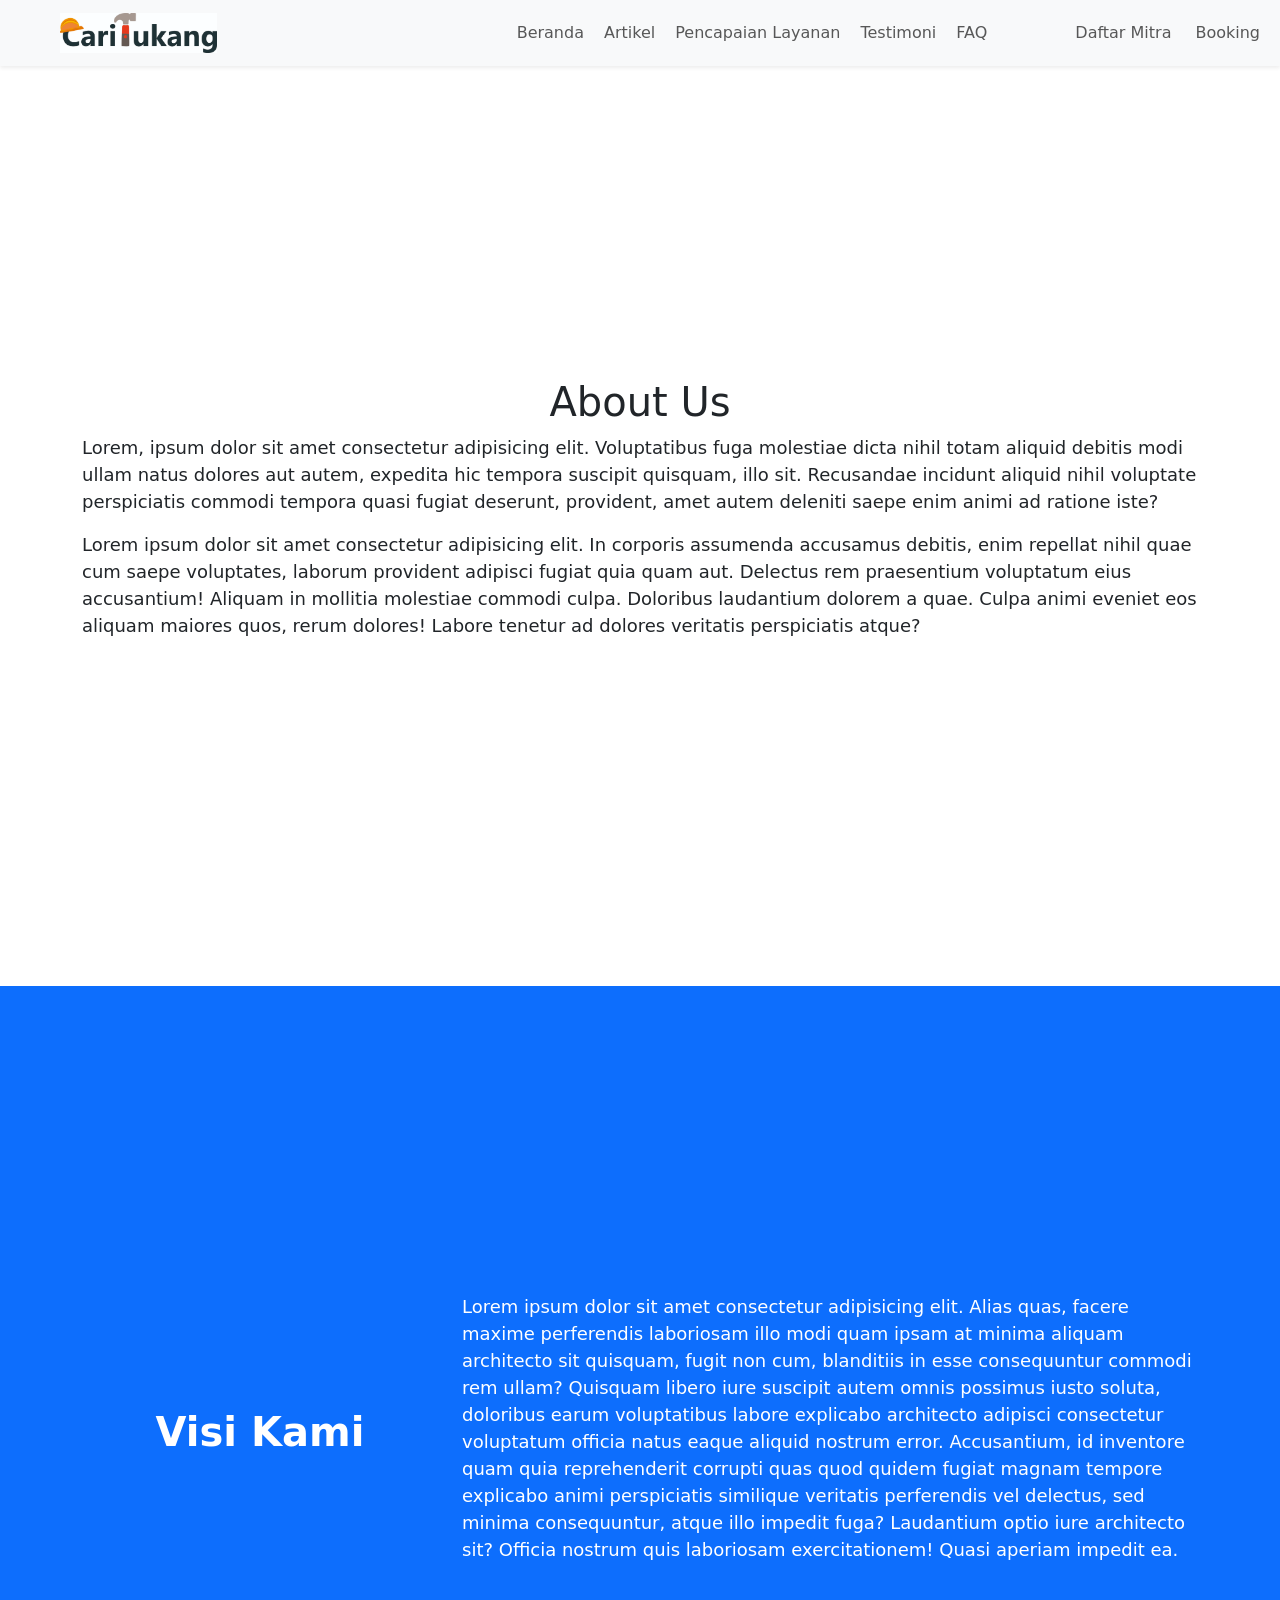
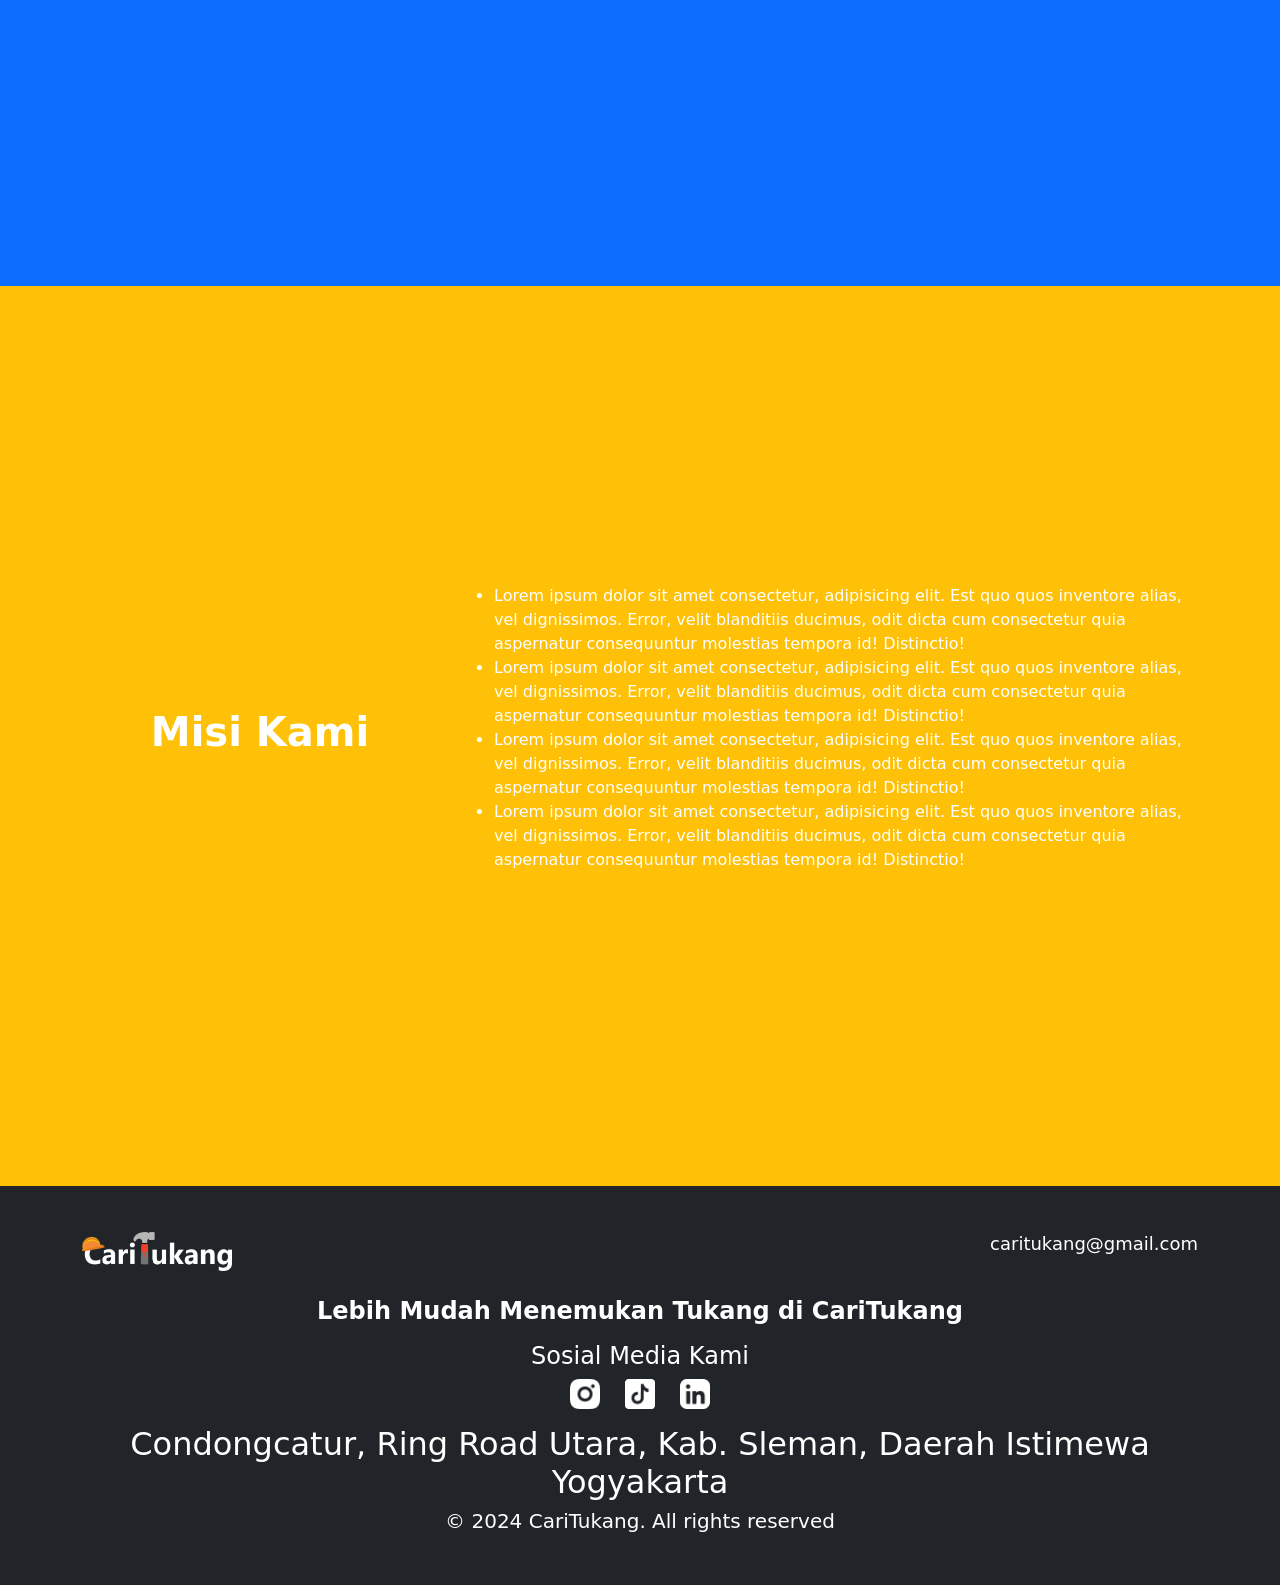
<file: about us/index.html>
<!DOCTYPE html>
<html lang="en">

<head>
    <meta charset="UTF-8">
    <meta name="viewport" content="width=device-width, initial-scale=1.0">
    <title>About Us</title>

    <link rel="stylesheet" href="style.css">
    <link href="https://cdn.jsdelivr.net/npm/bootstrap@5.3.0-alpha1/dist/css/bootstrap.min.css" rel="stylesheet">
    <script type="text/javascript" src="https://code.jquery.com/jquery-1.12.0.min.js"></script>
    <link rel="stylesheet" href="https://cdnjs.cloudflare.com/ajax/libs/OwlCarousel2/2.3.4/assets/owl.carousel.min.css">
    <link rel="stylesheet"
        href="https://cdnjs.cloudflare.com/ajax/libs/OwlCarousel2/2.3.4/assets/owl.theme.default.min.css">

    <style>
        .bg-primary {
            margin-bottom: 0;
            /* Pastikan tidak ada jarak di bawah */
        }

        .bg-warning {
            margin-bottom: 0;
            /* Pastikan tidak ada jarak di atas */
        }
    </style>
</head>

<body>
    <!-- NAVBAR -->
    <nav class="navbar navbar-expand-lg navbar-white bg-light shadow-sm">
        <div class="container-fluid">
            <a class="navbar-brand mx-5" href="#">
                <img src="./assets/logoblack.jpg" alt="CariTukang" style="height: 40px;">
            </a>
            <button class="navbar-toggler" type="button" data-bs-toggle="collapse" data-bs-target="#navbarNav"
                aria-controls="navbarNav" aria-expanded="false" aria-label="Toggle navigation">
                <span class="navbar-toggler-icon"></span>
            </button>
            <div class="collapse navbar-collapse custom-collapse" id="navbarNav">
                <ul class="navbar-nav ms-auto">
                    <li class="nav-item">
                        <a class="nav-link me-1" href="#">Beranda</a>
                    </li>
                    <li class="nav-item">
                        <a class="nav-link me-1" href="#">Artikel</a>
                    </li>
                    <li class="nav-item">
                        <a class="nav-link me-1" href="#">Pencapaian Layanan</a>
                    </li>
                    <li class="nav-item">
                        <a class="nav-link me-1" href="#">Testimoni</a>
                    </li>
                    <li class="nav-item me-4">
                        <a class="nav-link" href="#">FAQ</a>
                    </li>
                    <!-- Buttons -->
                    <li class="nav-item d-lg-none">
                        <a class="btn btn-orange nav-link me-2 mb-2" href="#">Daftar Mitra</a>
                    </li>
                    <li class="nav-item d-lg-none">
                        <a class="btn btn-primary nav-link" href="#">Booking</a>
                    </li>
                    <li class="nav-item d-none d-lg-flex">
                        <a class="btn btn-orange nav-link me-2 mx-5" href="#">Daftar Mitra</a>
                    </li>
                    <li class="nav-item d-none d-lg-flex">
                        <a class="btn btn-primary nav-link" href="#">Booking</a>
                    </li>
                </ul>
            </div>
        </div>
    </nav>

    <!-- about us -->
    <div class="bg-white text-dark d-flex justify-content-center align-items-center vh-100">
        <div class="container">
            <h1 class="text-center">About Us</h1>
            <p>Lorem, ipsum dolor sit amet consectetur adipisicing elit. Voluptatibus fuga molestiae dicta nihil totam aliquid debitis modi ullam natus dolores aut autem, expedita hic tempora suscipit quisquam, illo sit. Recusandae incidunt aliquid nihil voluptate perspiciatis commodi tempora quasi fugiat deserunt, provident, amet autem deleniti saepe enim animi ad ratione iste? </p>
            <p>Lorem ipsum dolor sit amet consectetur adipisicing elit. In corporis assumenda accusamus debitis, enim repellat nihil quae cum saepe voluptates, laborum provident adipisci fugiat quia quam aut. Delectus rem praesentium voluptatum eius accusantium! Aliquam in mollitia molestiae commodi culpa. Doloribus laudantium dolorem a quae. Culpa animi eveniet eos aliquam maiores quos, rerum dolores! Labore tenetur ad dolores veritatis perspiciatis atque?</p>
        </div>
    </div>
    <!-- end about us -->

    <!-- visi -->
    <div class="bg-primary text-white d-flex justify-content-center align-items-center vh-100">
        <div class="container">
            <div class="row align-items-center">
                <!-- Kolom Judul -->
                <div class="col-sm-4 text-center">
                    <h1 class="fw-bold">Visi Kami</h1>
                </div>
                <!-- Kolom Teks -->
                <div class="col-sm-8">
                    <p>
                        Lorem ipsum dolor sit amet consectetur adipisicing elit. Alias quas, facere maxime
                        perferendis laboriosam illo modi quam ipsam at minima aliquam architecto sit quisquam,
                        fugit non cum, blanditiis in esse consequuntur commodi rem ullam? Quisquam libero iure
                        suscipit autem omnis possimus iusto soluta, doloribus earum voluptatibus labore
                        explicabo architecto adipisci consectetur voluptatum officia natus eaque aliquid nostrum
                        error. Accusantium, id inventore quam quia reprehenderit corrupti quas quod quidem
                        fugiat magnam tempore explicabo animi perspiciatis similique veritatis perferendis vel
                        delectus, sed minima consequuntur, atque illo impedit fuga? Laudantium optio iure
                        architecto sit? Officia nostrum quis laboriosam exercitationem! Quasi aperiam impedit
                        ea.
                    </p>
                </div>
            </div>
        </div>
    </div>
    <!-- end visi -->

    <!-- misi -->
    <div class="bg-warning text-white d-flex justify-content-center align-items-center vh-100">
        <div class="container">
            <div class="row align-items-center">
                <!-- Kolom Judul -->
                <div class="col-sm-4 text-center">
                    <h1 class="fw-bold">Misi Kami</h1>
                </div>
                <div class="col-sm-8">
                    <ul>
                        <li>Lorem ipsum dolor sit amet consectetur, adipisicing elit. Est quo quos inventore alias, vel
                            dignissimos.
                            Error, velit blanditiis ducimus, odit dicta cum consectetur quia aspernatur consequuntur
                            molestias
                            tempora id! Distinctio!</li>
                        <li>Lorem ipsum dolor sit amet consectetur, adipisicing elit. Est quo quos inventore alias, vel
                            dignissimos.
                            Error, velit blanditiis ducimus, odit dicta cum consectetur quia aspernatur consequuntur
                            molestias
                            tempora id! Distinctio!</li>
                        <li>Lorem ipsum dolor sit amet consectetur, adipisicing elit. Est quo quos inventore alias, vel
                            dignissimos.
                            Error, velit blanditiis ducimus, odit dicta cum consectetur quia aspernatur consequuntur
                            molestias
                            tempora id! Distinctio!</li>
                        <li>Lorem ipsum dolor sit amet consectetur, adipisicing elit. Est quo quos inventore alias, vel
                            dignissimos.
                            Error, velit blanditiis ducimus, odit dicta cum consectetur quia aspernatur consequuntur
                            molestias
                            tempora id! Distinctio!</li>
                    </ul>

                </div>
            </div>
        </div>
    </div>
    <!-- end misi -->

    <!-- FOOTER -->
    <footer class="bg-dark text-white py-4">
        <div class="container">
            <div class="d-flex justify-content-between align-items-center">
                <div>
                    <img src="./assets/logowhite_prev_ui.png" alt="CariTukang Logo" class="footer-logo" width="">
                </div>
                <div>
                    <p>caritukang@gmail.com</p>
                </div>
            </div>

            <div class="text-center mt-4">
                <h1 class="footer-title">Lebih Mudah Menemukan Tukang di CariTukang</h1>
            </div>

            <div class="text-center my-3">
                <h4>Sosial Media Kami</h4>
                <div class="social-icons">
                    <a href="#"><img src="./assets/ig.png" alt="Instagram"></a>
                    <a href="#"><img src="./assets/tt.png" alt="TikTok"></a>
                    <a href="#"><img src="./assets/linkedin.png" alt="LinkedIn"></a>
                </div>
            </div>

            <div class="text-center">
                <h2>Condongcatur, Ring Road Utara, Kab. Sleman, Daerah Istimewa Yogyakarta</h2>
                <h5>© 2024 CariTukang. All rights reserved</h5>
            </div>
        </div>
    </footer>



    <!-- Bootstrap JS and dependencies -->
    <script src="https://cdn.jsdelivr.net/npm/bootstrap@5.3.0-alpha1/dist/js/bootstrap.bundle.min.js"></script>

    <script src="https://code.jquery.com/jquery-3.6.0.min.js"></script>
    <!-- Owl Carousel JS -->
    <script src="https://cdnjs.cloudflare.com/ajax/libs/OwlCarousel2/2.3.4/owl.carousel.min.js"></script>

    <script>
        document.addEventListener("DOMContentLoaded", function () {
            const navbar = document.getElementById("navbar");

            window.addEventListener("scroll", function () {
                if (window.scrollY > 50) { // Ubah nilai 50 sesuai kebutuhan
                    navbar.classList.add("scrolled");
                } else {
                    navbar.classList.remove("scrolled");
                }
            });
        });

    </script>

</body>

</html>
</file>
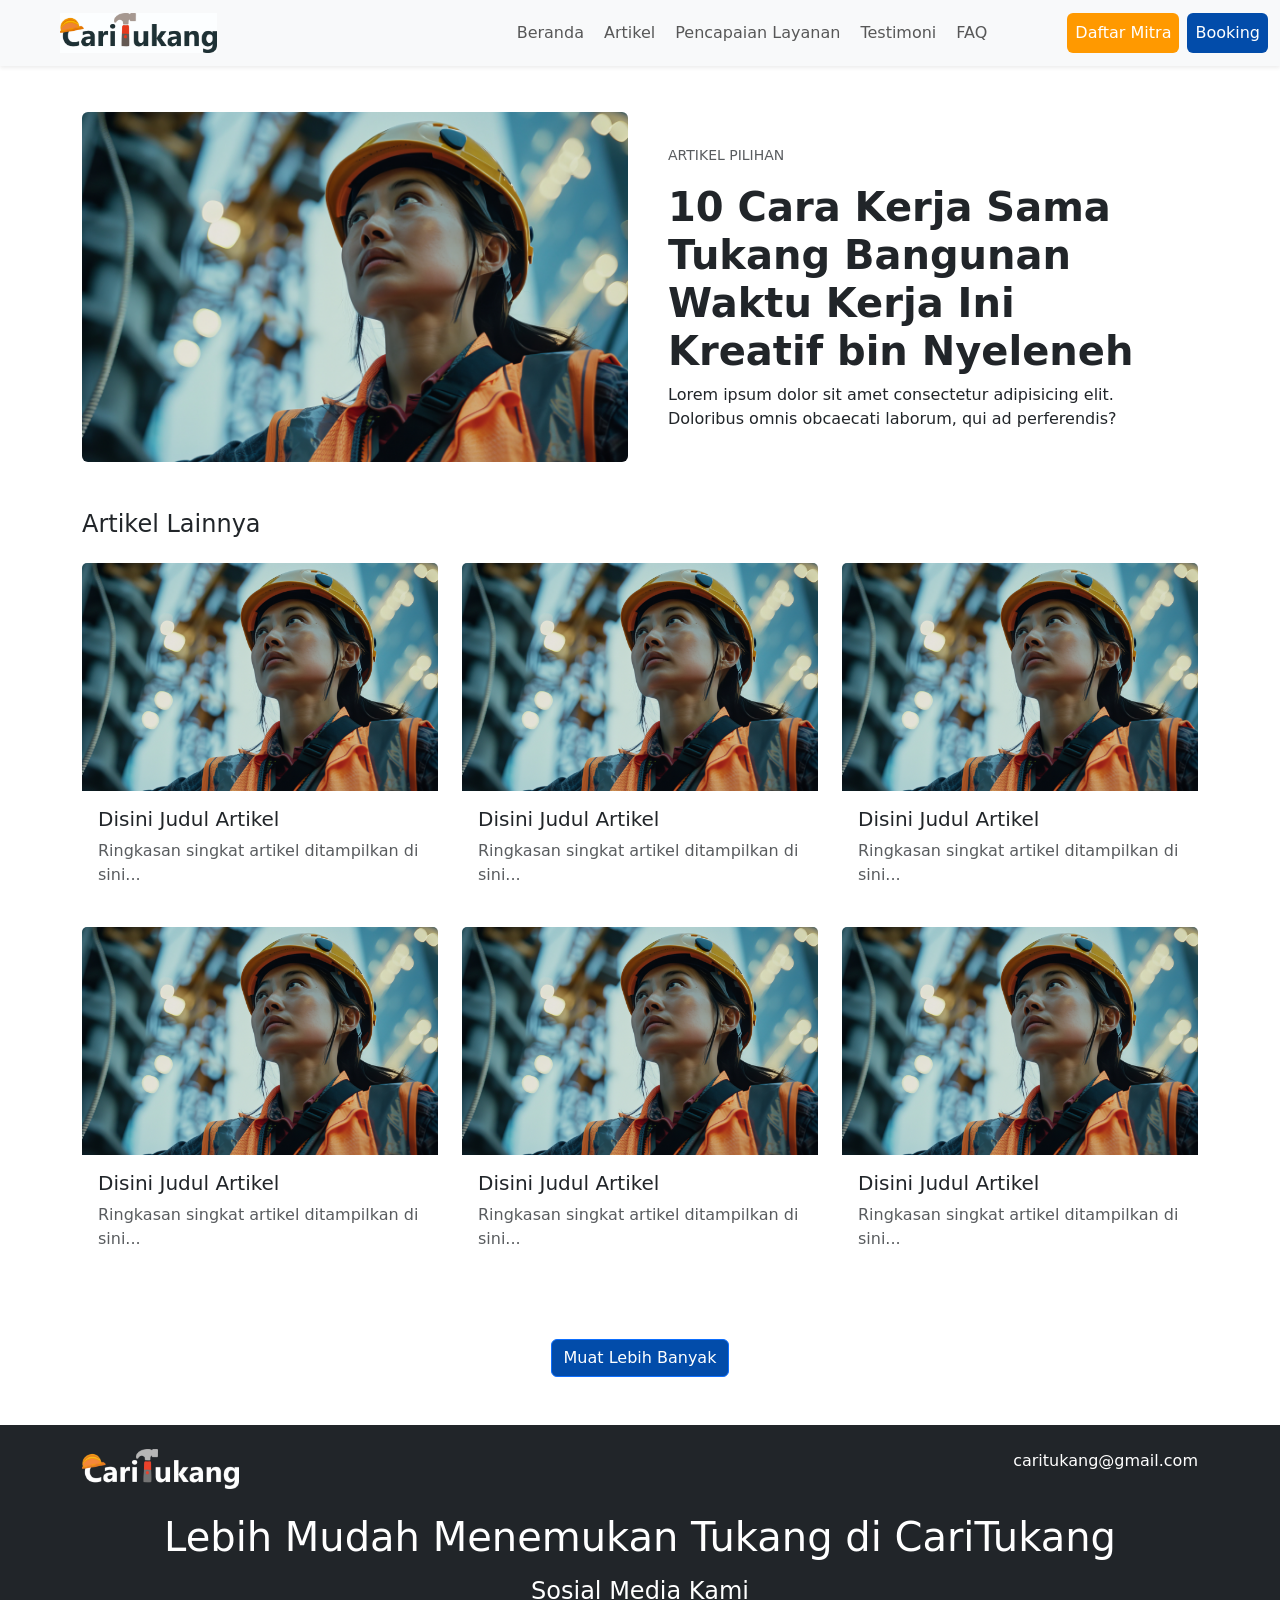
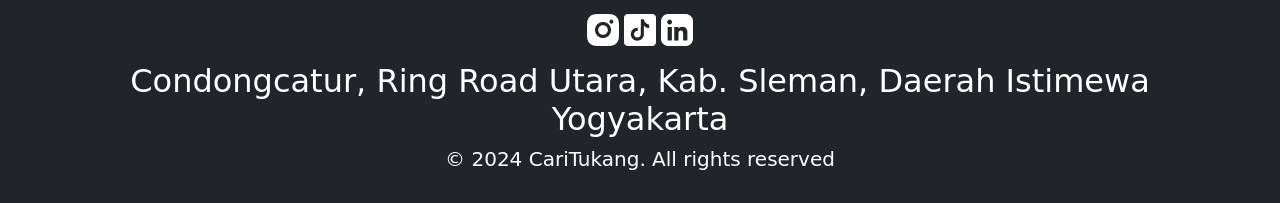
<file: artikel/index.html>
<!DOCTYPE html>
<html lang="en">
<head>
  <meta charset="UTF-8">
  <meta name="viewport" content="width=device-width, initial-scale=1.0">
  <title>Artikel Tukang</title>
  <link href="https://cdn.jsdelivr.net/npm/bootstrap@5.3.0/dist/css/bootstrap.min.css" rel="stylesheet">

  <style>
    .btn-orange {
      background-color: #ff9900;
      color: white;
    }
    .btn-primary {
      background-color: #024CAA;
      color: white;
    }
    .btn-orange:hover {
      background-color: #cc7a00;
    }
    .btn-primari:hover {
      background-color: #014195;
    }
  </style>
</head>
<body>
<!-- NAVBAR -->
<nav class="navbar navbar-expand-lg navbar-white bg-light fixed-top shadow-sm">
    <div class="container-fluid">
        <a class="navbar-brand mx-5" href="#">
            <img src="./assets/logoblack.jpg" alt="CariTukang" style="height: 40px;">
        </a>
        <button class="navbar-toggler" type="button" data-bs-toggle="collapse" data-bs-target="#navbarNav"
            aria-controls="navbarNav" aria-expanded="false" aria-label="Toggle navigation">
            <span class="navbar-toggler-icon"></span>
        </button>
        <div class="collapse navbar-collapse custom-collapse" id="navbarNav">
            <ul class="navbar-nav ms-auto">
                <li class="nav-item">
                    <a class="nav-link me-1" href="#">Beranda</a>
                </li>
                <li class="nav-item">
                    <a class="nav-link me-1" href="#">Artikel</a>
                </li>
                <li class="nav-item">
                    <a class="nav-link me-1" href="#">Pencapaian Layanan</a>
                </li>
                <li class="nav-item">
                    <a class="nav-link me-1" href="#">Testimoni</a>
                </li>
                <li class="nav-item me-4">
                    <a class="nav-link" href="#">FAQ</a>
                </li>
                <!-- Buttons -->
                <li class="nav-item d-lg-none">
                    <a class="btn btn-orange nav-link me-2 mb-2" href="#">Daftar Mitra</a>
                </li>
                <li class="nav-item d-lg-none">
                    <a class="btn btn-primary nav-link" href="#">Booking</a>
                </li>
                <li class="nav-item d-none d-lg-flex">
                    <a class="btn btn-orange nav-link me-2 mx-5" href="#">Daftar Mitra</a>
                </li>
                <li class="nav-item d-none d-lg-flex">
                    <a class="btn btn-primary nav-link" href="#">Booking</a>
                </li>
            </ul>
        </div>
    </div>
</nav>


<!-- artikel-->
<section class="container my-5 pt-5">
 <div class="row mb-5 align-items-center pt-3">
  <div class="col-lg-6">
    <img src="assets/gambar_artikel.png" class="img-fluid rounded" alt="Featured Article">
  </div>
  <div class="col-lg-6">
    <div class="card border-0">
      <div class="card-body">
        <small class="text-muted">ARTIKEL PILIHAN</small>
        <h1 class="card-title mt-3 fw-bold">10 Cara Kerja Sama Tukang Bangunan Waktu Kerja Ini Kreatif bin Nyeleneh</h1>
        <p class="card-text">Lorem ipsum dolor sit amet consectetur adipisicing elit. Doloribus omnis obcaecati laborum, qui ad perferendis?</p>
      </div>
    </div>
  </div>
</div>

<!-- Artikel lainnya -->
  <div class="row">
    <h4 class="mb-4">Artikel Lainnya</h4>
    <div class="col-6 col-md-4 mb-4">
      <div class="card border-0">
        <img src="assets/gambar_artikel.png" class="card-img-top" alt="Artikel 1">
        <div class="card-body">
          <h5 class="card-title">Disini Judul Artikel</h5>
          <p class="card-text text-muted">Ringkasan singkat artikel ditampilkan di sini...</p>
        </div>
      </div>
    </div>
    <div class="col-6 col-md-4 mb-4">
      <div class="card border-0">
        <img src="assets/gambar_artikel.png" class="card-img-top" alt="Artikel 2">
        <div class="card-body">
          <h5 class="card-title">Disini Judul Artikel</h5>
          <p class="card-text text-muted">Ringkasan singkat artikel ditampilkan di sini...</p>
        </div>
      </div>
    </div>
    <div class="col-6 col-md-4 mb-4">
      <div class="card border-0">
        <img src="assets/gambar_artikel.png" class="card-img-top" alt="Artikel 3">
        <div class="card-body">
          <h5 class="card-title">Disini Judul Artikel</h5>
          <p class="card-text text-muted">Ringkasan singkat artikel ditampilkan di sini...</p>
        </div>
      </div>
    </div>
    <div class="col-6 col-md-4 mb-4">
        <div class="card border-0">
          <img src="assets/gambar_artikel.png" class="card-img-top" alt="Artikel 3">
          <div class="card-body">
            <h5 class="card-title">Disini Judul Artikel</h5>
            <p class="card-text text-muted">Ringkasan singkat artikel ditampilkan di sini...</p>
          </div>
        </div>
      </div>
      <div class="col-6 col-md-4 mb-4">
        <div class="card border-0">
          <img src="assets/gambar_artikel.png" class="card-img-top" alt="Artikel 3">
          <div class="card-body">
            <h5 class="card-title">Disini Judul Artikel</h5>
            <p class="card-text text-muted">Ringkasan singkat artikel ditampilkan di sini...</p>
          </div>
        </div>
      </div>
      <div class="col-6 col-md-4 mb-4">
        <div class="card border-0">
          <img src="assets/gambar_artikel.png" class="card-img-top" alt="Artikel 3">
          <div class="card-body">
            <h5 class="card-title">Disini Judul Artikel</h5>
            <p class="card-text text-muted">Ringkasan singkat artikel ditampilkan di sini...</p>
          </div>
        </div>
      </div>
  </div>

  <div class="text-center mt-5">
    <a href="#" class="btn btn-primary">Muat Lebih Banyak</a>
  </div>
</section>



    <!-- FOOTER -->
    <footer class="bg-dark text-white py-4">
        <div class="container">
            <div class="d-flex justify-content-between align-items-center">
                <div>
                    <img src="./assets/logowhite_prev_ui.png" style="height: 40px;" alt="CariTukang Logo" class="footer-logo">
                </div>
                <div>
                    <p>caritukang@gmail.com</p>
                </div>
            </div>

            <div class="text-center mt-4">
                <h1 class="footer-title">Lebih Mudah Menemukan Tukang di CariTukang</h1>
            </div>

            <div class="text-center my-3">
                <h4>Sosial Media Kami</h4>
                <div class="social-icons">
                    <a href="#"><img src="./assets/ig.png" alt="Instagram"></a>
                    <a href="#"><img src="./assets/tt.png" alt="TikTok"></a>
                    <a href="#"><img src="./assets/linkedin.png" alt="LinkedIn"></a>
                </div>
            </div>

            <div class="text-center">
                <h2>Condongcatur, Ring Road Utara, Kab. Sleman, Daerah Istimewa Yogyakarta</h2>
                <h5>© 2024 CariTukang. All rights reserved</h5>
            </div>
        </div>
    </footer>

<!-- Bootstrap JS -->
<script src="https://cdn.jsdelivr.net/npm/bootstrap@5.3.0/dist/js/bootstrap.bundle.min.js"></script>
<!-- Bootstrap JS and dependencies -->
<script src="https://cdn.jsdelivr.net/npm/bootstrap@5.3.0-alpha1/dist/js/bootstrap.bundle.min.js"></script>

<script src="https://code.jquery.com/jquery-3.6.0.min.js"></script>
<!-- Owl Carousel JS -->
<script src="https://cdnjs.cloudflare.com/ajax/libs/OwlCarousel2/2.3.4/owl.carousel.min.js"></script>
</body>
</html>
</file>
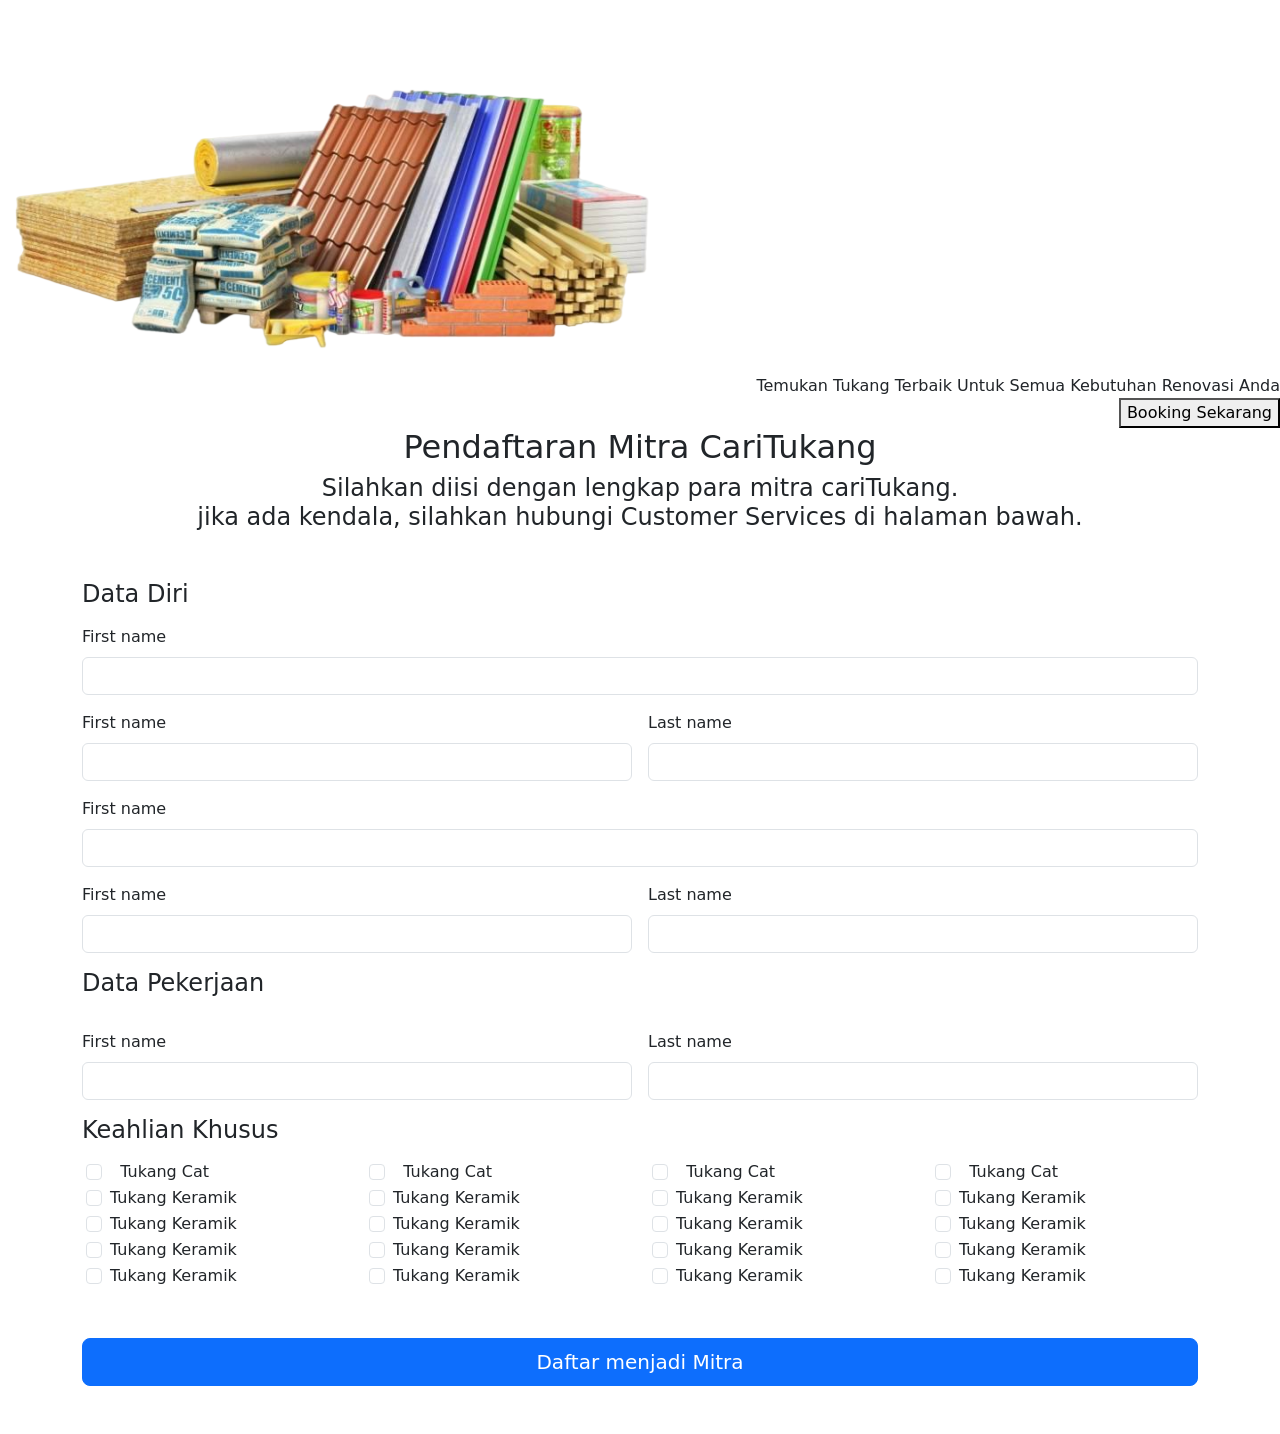
<file: booking tukang/index.html>
<!DOCTYPE html>
<html lang="en">

<head>
    <meta charset="UTF-8">
    <meta name="viewport" content="width=device-width, initial-scale=1.0">
    <title>Document</title>
    <link href="https://cdn.jsdelivr.net/npm/bootstrap@5.3.0-alpha1/dist/css/bootstrap.min.css" rel="stylesheet">

</head>

<body>
    <!-- HERO -->
    <div class="hero">
        <img src="./assets/hero.png" alt="Tukang">

        <div class="text text-end" id="hero-text">
            Temukan Tukang Terbaik Untuk Semua Kebutuhan Renovasi Anda
            <br>
            <button id="booking-button">Booking Sekarang</button>
        </div>
    </div>

    <!-- HEADLINE -->
    <div class="text-center">
        <h2>Pendaftaran Mitra CariTukang</h2>
        <h4>Silahkan diisi dengan lengkap para mitra cariTukang. <br>
            jika ada kendala, silahkan hubungi Customer Services di halaman bawah.</h4>
    </div>

    <!-- FORM -->
    <div class="container mt-5">
        <h4 class="mb-3">Data Diri</h4>
        <form class="needs-validation" novalidate="">
            <div class="row g-3">
                <div class="col-sm-12">
                    <label for="firstName" class="form-label">First name</label>
                    <input type="text" class="form-control" id="firstName" placeholder="" value="" required="">
                    <div class="invalid-feedback">
                        Valid first name is required.
                    </div>
                </div>

                <div class="col-sm-6">
                    <label for="firstName" class="form-label">First name</label>
                    <input type="text" class="form-control" id="firstName" placeholder="" value="" required="">
                    <div class="invalid-feedback">
                        Valid first name is required.
                    </div>
                </div>

                <div class="col-sm-6">
                    <label for="lastName" class="form-label">Last name</label>
                    <input type="text" class="form-control" id="lastName" placeholder="" value="" required="">
                    <div class="invalid-feedback">
                        Valid last name is required.
                    </div>
                </div>

                <div class="col-sm-12">
                    <label for="firstName" class="form-label">First name</label>
                    <input type="text" class="form-control" id="firstName" placeholder="" value="" required="">
                    <div class="invalid-feedback">
                        Valid first name is required.
                    </div>
                </div>

                <div class="col-sm-6">
                    <label for="firstName" class="form-label">First name</label>
                    <input type="text" class="form-control" id="firstName" placeholder="" value="" required="">
                    <div class="invalid-feedback">
                        Valid first name is required.
                    </div>
                </div>

                <div class="col-sm-6">
                    <label for="lastName" class="form-label">Last name</label>
                    <input type="text" class="form-control" id="lastName" placeholder="" value="" required="">
                    <div class="invalid-feedback">
                        Valid last name is required.
                    </div>
                </div>

                <h4 class="mb-3">Data Pekerjaan</h4>

                <div class="col-sm-6">
                    <label for="firstName" class="form-label">First name</label>
                    <input type="text" class="form-control" id="firstName" placeholder="" value="" required="">
                    <div class="invalid-feedback">
                        Valid first name is required.
                    </div>
                </div>

                <div class="col-sm-6">
                    <label for="lastName" class="form-label">Last name</label>
                    <input type="text" class="form-control" id="lastName" placeholder="" value="" required="">
                    <div class="invalid-feedback">
                        Valid last name is required.
                    </div>
                </div>

                <h4 class="mb-3">Keahlian Khusus</h4>

                <div class="container">
                    <div class="row">
                        <div class="col-md-3">
                            <div class="form-check">
                                <input class="form-check-input" type="checkbox" value="" id="tukangCat">  
                                <label class="form-check-label" for="tukangCat">
                                    Tukang Cat
                                </label>
                            </div>

                            <div class="form-check">
                                <input class="form-check-input" type="checkbox" value="" id="tukangKeramik">
                                <label class="form-check-label" for="tukangKeramik">
                                    Tukang Keramik
                                </label>
                            </div>

                            <div class="form-check">
                                <input class="form-check-input" type="checkbox" value="" id="tukangKeramik">
                                <label class="form-check-label" for="tukangKeramik">
                                    Tukang Keramik
                                </label>
                            </div>

                            <div class="form-check">
                                <input class="form-check-input" type="checkbox" value="" id="tukangKeramik">
                                <label class="form-check-label" for="tukangKeramik">
                                    Tukang Keramik
                                </label>
                            </div>

                            <div class="form-check">
                                <input class="form-check-input" type="checkbox" value="" id="tukangKeramik">
                                <label class="form-check-label" for="tukangKeramik">
                                    Tukang Keramik
                                </label>
                            </div>
                        </div>
                        <div class="col-md-3">
                            <div class="form-check">
                                <input class="form-check-input" type="checkbox" value="" id="tukangCat">  
                                <label class="form-check-label" for="tukangCat">
                                    Tukang Cat
                                </label>
                            </div>

                            <div class="form-check">
                                <input class="form-check-input" type="checkbox" value="" id="tukangKeramik">
                                <label class="form-check-label" for="tukangKeramik">
                                    Tukang Keramik
                                </label>
                            </div>

                            <div class="form-check">
                                <input class="form-check-input" type="checkbox" value="" id="tukangKeramik">
                                <label class="form-check-label" for="tukangKeramik">
                                    Tukang Keramik
                                </label>
                            </div>

                            <div class="form-check">
                                <input class="form-check-input" type="checkbox" value="" id="tukangKeramik">
                                <label class="form-check-label" for="tukangKeramik">
                                    Tukang Keramik
                                </label>
                            </div>

                            <div class="form-check">
                                <input class="form-check-input" type="checkbox" value="" id="tukangKeramik">
                                <label class="form-check-label" for="tukangKeramik">
                                    Tukang Keramik
                                </label>
                            </div>
                        </div>
                        <div class="col-md-3">
                            <div class="form-check">
                                <input class="form-check-input" type="checkbox" value="" id="tukangCat">  
                                <label class="form-check-label" for="tukangCat">
                                    Tukang Cat
                                </label>
                            </div>

                            <div class="form-check">
                                <input class="form-check-input" type="checkbox" value="" id="tukangKeramik">
                                <label class="form-check-label" for="tukangKeramik">
                                    Tukang Keramik
                                </label>
                            </div>

                            <div class="form-check">
                                <input class="form-check-input" type="checkbox" value="" id="tukangKeramik">
                                <label class="form-check-label" for="tukangKeramik">
                                    Tukang Keramik
                                </label>
                            </div>

                            <div class="form-check">
                                <input class="form-check-input" type="checkbox" value="" id="tukangKeramik">
                                <label class="form-check-label" for="tukangKeramik">
                                    Tukang Keramik
                                </label>
                            </div>

                            <div class="form-check">
                                <input class="form-check-input" type="checkbox" value="" id="tukangKeramik">
                                <label class="form-check-label" for="tukangKeramik">
                                    Tukang Keramik
                                </label>
                            </div>
                        </div>
                        <div class="col-md-3">
                            <div class="form-check">
                                <input class="form-check-input" type="checkbox" value="" id="tukangCat">  
                                <label class="form-check-label" for="tukangCat">
                                    Tukang Cat
                                </label>
                            </div>

                            <div class="form-check">
                                <input class="form-check-input" type="checkbox" value="" id="tukangKeramik">
                                <label class="form-check-label" for="tukangKeramik">
                                    Tukang Keramik
                                </label>
                            </div>

                            <div class="form-check">
                                <input class="form-check-input" type="checkbox" value="" id="tukangKeramik">
                                <label class="form-check-label" for="tukangKeramik">
                                    Tukang Keramik
                                </label>
                            </div>

                            <div class="form-check">
                                <input class="form-check-input" type="checkbox" value="" id="tukangKeramik">
                                <label class="form-check-label" for="tukangKeramik">
                                    Tukang Keramik
                                </label>
                            </div>

                            <div class="form-check">
                                <input class="form-check-input" type="checkbox" value="" id="tukangKeramik">
                                <label class="form-check-label" for="tukangKeramik">
                                    Tukang Keramik
                                </label>
                            </div>
                        </div>
                    </div>
                </div>

            </div>


            <button class="w-100 btn btn-primary btn-lg my-5" type="submit">Daftar menjadi Mitra</button>
        </form>
    </div>


    <script src="https://cdn.jsdelivr.net/npm/bootstrap@5.3.0-alpha1/dist/js/bootstrap.bundle.min.js"></script>

</body>

</html>
</file>
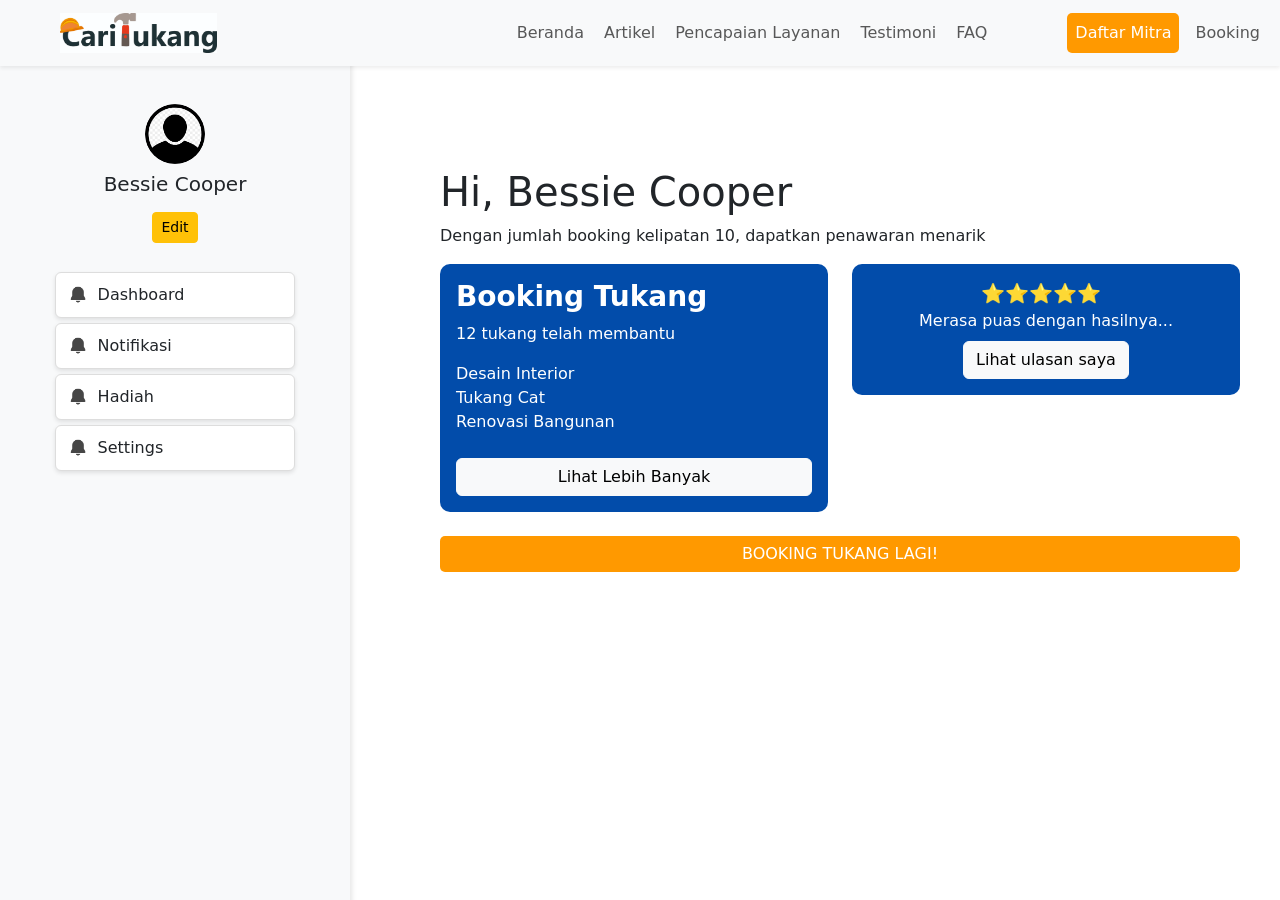
<file: Dashboard/index.html>
<!DOCTYPE html>
<html lang="en">

<head>
  <meta charset="UTF-8">
  <meta name="viewport" content="width=device-width, initial-scale=1.0">
  <title>Artikel Tukang</title>
  <link href="https://cdn.jsdelivr.net/npm/bootstrap@5.3.0/dist/css/bootstrap.min.css" rel="stylesheet">
  <style>
    /* NAVBAR */
    /* Hover effect: underline animation from left to right */
    .navbar-nav .nav-link {
      position: relative;
      display: inline-block;
      text-decoration: none;
    }

    .navbar-nav .nav-link::after {
      content: '';
      position: absolute;
      width: 0;
      height: 2px;
      display: block;
      background: blue;
      transition: width 0.3s ease;
      left: 0;
      bottom: 0;
    }

    .navbar-nav .nav-link:hover::after {
      width: 100%;
    }

    /* Style for the orange button */
    .btn-orange {
      background-color: orange;
      color: white;
    }

    .btn-orange:hover {
      background-color: darkorange;
    }

    /* Adjust margin for fixed navbar */
    .mt-navbar {
      margin-top: 80px;
    }

    .sidebar {
      background-color: #f8f9fa;
      height: 100vh;
      padding-top: 20px;
      position: fixed;
      top: 60px;
      box-shadow: 2px 0 5px rgba(0, 0, 0, 0.1);
      overflow-y: hidden;
      transition: width 0.3s ease;
    }

    .rounded-circle {
      border-radius: 50%;
      width: 100px; /* Sesuaikan ukuran */
      height: 100px; /* Sesuaikan ukuran */
      object-fit: cover; /* Agar gambar sesuai dengan bentuk lingkaran */
    }
    

    .sidebar-button {
      display: flex;
      align-items: center;
      justify-content: start;
      /* Posisi ikon dan teks dimulai dari kiri */
      width: 100%;
      /* Membuat tombol menggunakan lebar penuh dalam padding */
      background-color: white;
      border: 1px solid #ddd;
      box-shadow: 0 2px 4px rgba(0, 0, 0, 0.1);
      transition: all 0.3s ease;
      padding: 10px;
      /* Memberikan ruang dalam tombol */
    }

    .sidebar-button img {
      width: 20px;
      /* Ukuran ikon/logo */
      height: 20px;
      margin-right: 10px;
      /* Jarak antara ikon dan teks tombol */
      margin-left: 2px;
      /* Jarak antara ikon dan teks tombol */
    }

    .sidebar-button span {
      margin-right: 100px;
    }


    .sidebar-button:hover {
      background-color: #024CAA;
      color: white;
      border-color: #024CAA;
    }

    .sidebar-button:active {
      background-color: #003E85;
      color: white;
      box-shadow: 0 1px 2px rgba(0, 0, 0, 0.2);
    }

    .dashboard-content {
      margin-left: 270px;
      padding: 40px;
      margin-top: 80px;
    }

    .card {
      background-color: #024CAA;
      color: white;
      border: none;
      border-radius: 10px;
    }

    .btn-orange {
      background-color: #ff9900;
      color: white;
      border: none;
      border-radius: 5px;
    }

    .btn-orange:hover {
      background-color: #cc7a00;
    }

    .profile-section {
      display: flex;
      flex-direction: column;
      align-items: center;
    }

    .profile-image {
      width: 60px;
      height: 60px;
    }

    .sidebar-button {
      width: 100%;
      margin: 5px 0;
    }

    .card-review {
      display: flex;
      align-items: center;
    }

    .card-review span {
      font-size: 1.2rem;
      margin-right: 10px;
    }

    /* Responsive Design */
    @media (min-width: 0px) and (max-width: 400px) {
      .sidebar {
        width: 100px;
        padding: 10px 0;
      }

      .dashboard-content {
        margin-left: 110px;
        padding: 20px;
      }

      .sidebar .profile-section h5 {
        font-size: 0.9rem;
      }

      .sidebar .profile-image {
        width: 40px;
        height: 40px;
      }

      .card-review {
        flex-direction: column;
        align-items: flex-start;
      }

      .card-review span {
        margin-right: 0;
        margin-bottom: 5px;
      }
    }

    @media (min-width: 401px) and (max-width: 768px) {
      .sidebar {
        width: 170px;
      }

      .dashboard-content {
        margin-left: 170px;
      }

      .profile-section .profile-image {
        width: 50px;
        height: 50px;
      }
    }

    @media (min-width: 769px) and (max-width: 1990px) {
      .sidebar {
        width: 350px;
      }

      .dashboard-content {
        margin-left: 400px;
      }
    }

    @media (min-width: 1991px) {

      /* You can set styles here for screens wider than 1991px if needed */
      .sidebar {
        width: 350px;
        /* Example, adjust as needed */
      }

      .dashboard-content {
        margin-left: 400px;
        /* Example, adjust as needed */
      }
    }
  </style>
</head>

<body>

  <!-- NAVBAR -->
  <nav class="navbar navbar-expand-lg navbar-white bg-light fixed-top shadow-sm">
    <div class="container-fluid">
        <a class="navbar-brand mx-5" href="#">
            <img src="./assets/logoblack.jpg" alt="CariTukang" style="height: 40px;">
        </a>
        <button class="navbar-toggler" type="button" data-bs-toggle="collapse" data-bs-target="#navbarNav"
            aria-controls="navbarNav" aria-expanded="false" aria-label="Toggle navigation">
            <span class="navbar-toggler-icon"></span>
        </button>
        <div class="collapse navbar-collapse custom-collapse" id="navbarNav">
            <ul class="navbar-nav ms-auto">
                <li class="nav-item">
                    <a class="nav-link me-1" href="#">Beranda</a>
                </li>
                <li class="nav-item">
                    <a class="nav-link me-1" href="#">Artikel</a>
                </li>
                <li class="nav-item">
                    <a class="nav-link me-1" href="#">Pencapaian Layanan</a>
                </li>
                <li class="nav-item">
                    <a class="nav-link me-1" href="#">Testimoni</a>
                </li>
                <li class="nav-item me-4">
                    <a class="nav-link" href="#">FAQ</a>
                </li>
                <!-- Buttons -->
                <li class="nav-item d-none d-lg-flex">
                    <a class="btn btn-orange nav-link me-2 mx-5" href="#">Daftar Mitra</a>
                </li>
                <li class="nav-item d-none d-lg-flex">
                    <a class="btn btn-primary nav-link" href="#">Booking</a>
                </li>
            </ul>
        </div>
    </div>
  </nav> 

  <div class="d-flex pt-5">
    <div class="sidebar d-flex flex-column align-items-center text-center">
      <div class="profile-section text-center mb-4 pt-4">
        <img
          src="./assets/fotouser.png"
          alt="Profile Image"
          class="rounded-circle profile-image"
        />
        <h5 class="mt-2">Bessie Cooper</h5>
        <button class="btn btn-warning btn-sm mt-2">Edit</button>
      </div>
      <div class="button-sidebar">
        <button class="btn sidebar-button">
          <img src="assets/notif.png" alt="Icon"> <span>Dashboard</span>
        </button>
        <button class="btn sidebar-button">
          <img src="assets/notif.png" alt="Icon"> <span>Notifikasi</span>
        </button>
        <button class="btn sidebar-button">
          <img src="assets/notif.png" alt="Icon"> <span>Hadiah</span>
        </button>
        <button class="btn sidebar-button">
          <img src="assets/notif.png" alt="Icon"> <span>Settings</span>
        </button>
      </div>
    </div>
    

    <!-- CONTENT -->
    <div class="dashboard-content flex-grow-1">
      <h1>Hi, Bessie Cooper</h1>
      <p>Dengan jumlah booking kelipatan 10, dapatkan penawaran menarik</p>

      <div class="row">
        <div class="col-md-6">
          <div class="card p-3 mb-4">
            <h3 class="fw-bold">Booking Tukang</h3>
            <p>12 tukang telah membantu</p>
            <ul class="list-unstyled">
              <li>Desain Interior</li>
              <li>Tukang Cat</li>
              <li>Renovasi Bangunan</li>
            </ul>
            <button class="btn btn-light mt-2">Lihat Lebih Banyak</button>
          </div>
        </div>
        <div class="col-md-6">
          <div class="card p-3 mb-4 card-review">
            <span>⭐⭐⭐⭐⭐</span>
            <p class="mb-0">Merasa puas dengan hasilnya...</p>
            <button class="btn btn-light mt-2">Lihat ulasan saya</button>
          </div>
        </div>
      </div>

      <button class="btn btn-orange w-100">BOOKING TUKANG LAGI!</button>
    </div>
  </div>

</body>

</html>
</file>
<file: about us/style.css>
body {
    font-family: Arial, Helvetica, sans-serif;
    background-color: #f8f9fa;
    margin: 0;
    padding: 0;
}


/* NAVBAR */
/* Hover effect: underline animation from left to right */
.navbar-nav .nav-link {
    position: relative;
    display: inline-block;
    text-decoration: none;
}

.navbar-nav .nav-link::after {
    content: '';
    position: absolute;
    width: 0;
    height: 2px;
    display: block;
    background: blue;
    transition: width 0.3s ease;
    left: 0;
    bottom: 0;
}

.navbar-nav .nav-link:hover::after {
    width: 100%;
}

/* Style for the orange button */
.btn-orange {
    background-color: orange;
    color: white;
}

.btn-orange:hover {
    background-color: darkorange;
}

/* Adjust margin for fixed navbar */
.mt-navbar {
    margin-top: 80px;
}


/* FOOTER */
.footer-logo {
    max-width: 150px;
    /* Adjust logo size */
}

.footer-title {
    font-size: 1.5rem;
    font-weight: bold;
    margin-top: 20px;
}

.social-icons img {
    width: 30px;
    margin: 0 10px;
    transition: transform 0.3s ease;
}

.social-icons img:hover {
    transform: scale(1.1);
    /* Hover effect for social icons */
}

.text-white {
    color: white;
}

h1,
h2,
h4,
h5,
p {
    margin-bottom: 10px;
    /* Consistent spacing for text */
}

.container {
    padding-top: 20px;
    padding-bottom: 20px;
}

.d-flex {
    margin-bottom: 20px;
    /* Space between logo/email and the rest of the footer */
}

p {
    margin: 0;
}


/* HERO */
.hero {
    display: flex;
    justify-content: space-between;
    align-items: center;
    background-color: #0056b3;
    color: white;
    padding: 50px;
    position: relative;
}

.hero .text {
    font-size: 2rem;
    font-weight: bold;
    max-width: 50%;
    /* Limits the width of the text */
}

.hero img {
    max-width: 40%;
    /* Limits the width of the image */
    height: auto;
}

.hero button {
    background-color: #ff6a00;
    color: white;
    padding: 15px 30px;
    border: none;
    cursor: pointer;
    font-size: 1.2rem;
    margin-top: 20px;
    display: inline-block;
}

.fade {
    opacity: 0;
    transition: opacity 0.5s ease;
}

/* LAYANAN */
.card {
    border: 1px solid #ddd;
    transition: transform 0.3s, box-shadow 0.3s;
}

.card:hover {
    transform: scale(1.05);
    box-shadow: 0 8px 16px rgba(0, 0, 0, 0.2);
}

.card-image img {
    border-top-left-radius: 8px;
    border-top-right-radius: 8px;
}

.card-body {
    padding: 15px;
}

/* PENCAPAIAN */
.achievement-section {
    background-color: #0052CC;
    color: white;
}

.circle {
    width: 120px;
    height: 120px;
    border-radius: 50%;
    display: flex;
    align-items: center;
    justify-content: center;
    margin: 0 auto;
    font-size: 36px;
}

h2 {
    font-size: 28px;
}

p {
    font-size: 18px;
}

.achievement-item h3 {
    margin: 0;
}

/* TESTIMONI */
@media (max-width: 576px) {
    .carousel-item .col-md-4 {
        display: none;
    }
    .carousel-item .col-md-4:first-child {
        display: block;
        width: 100%;
    }
}
</file>
